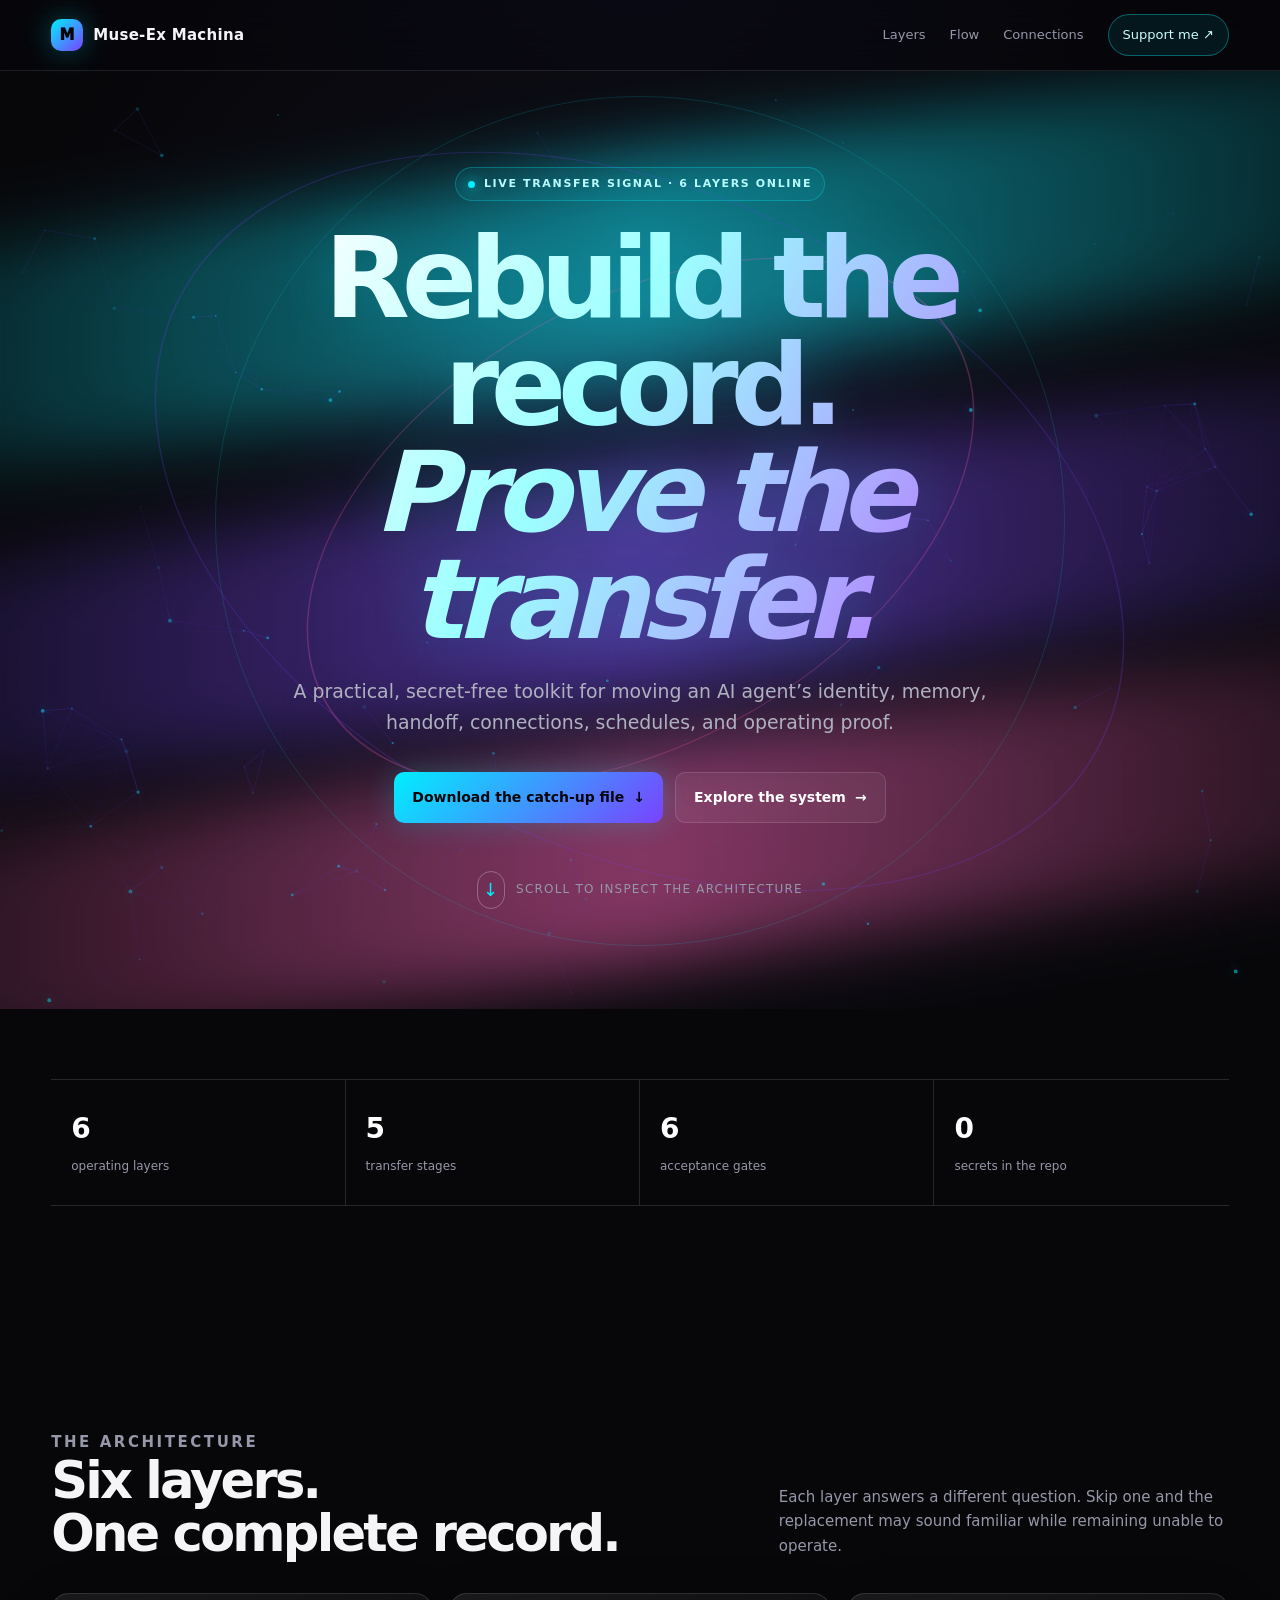
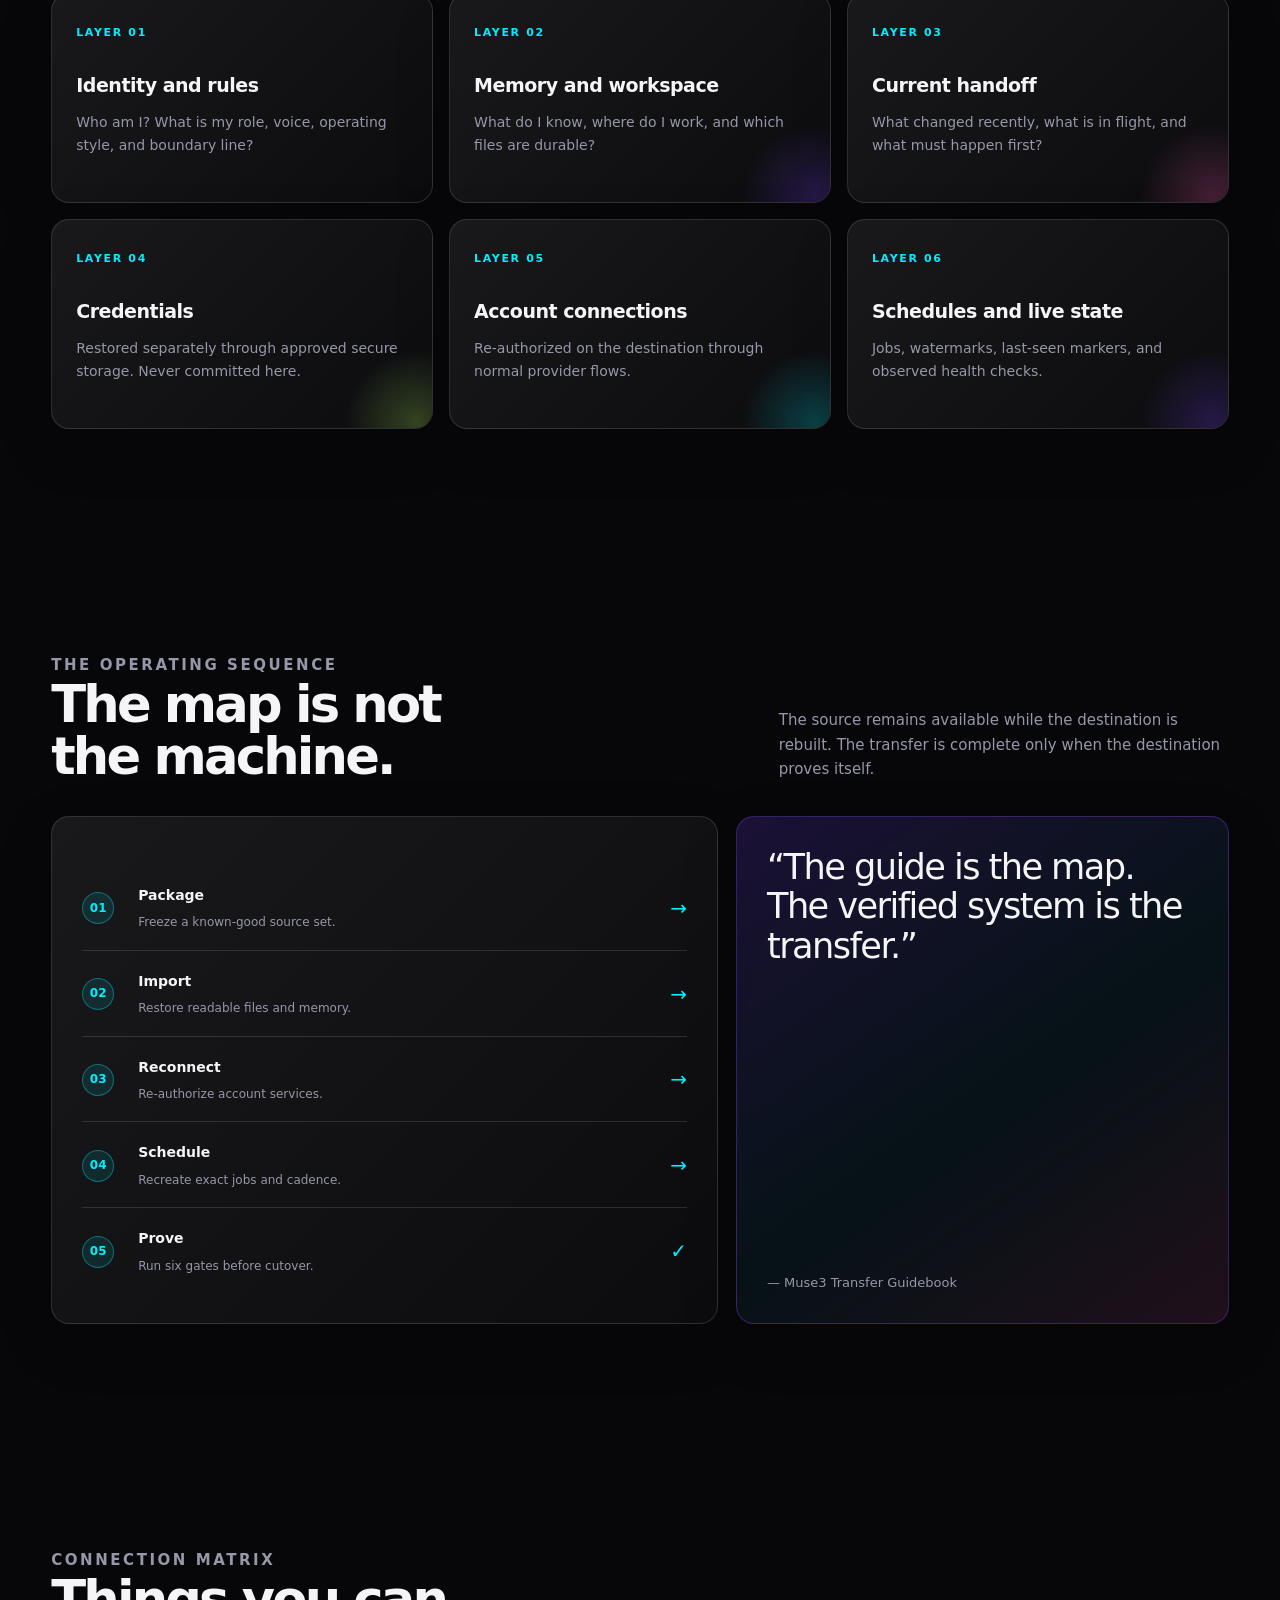
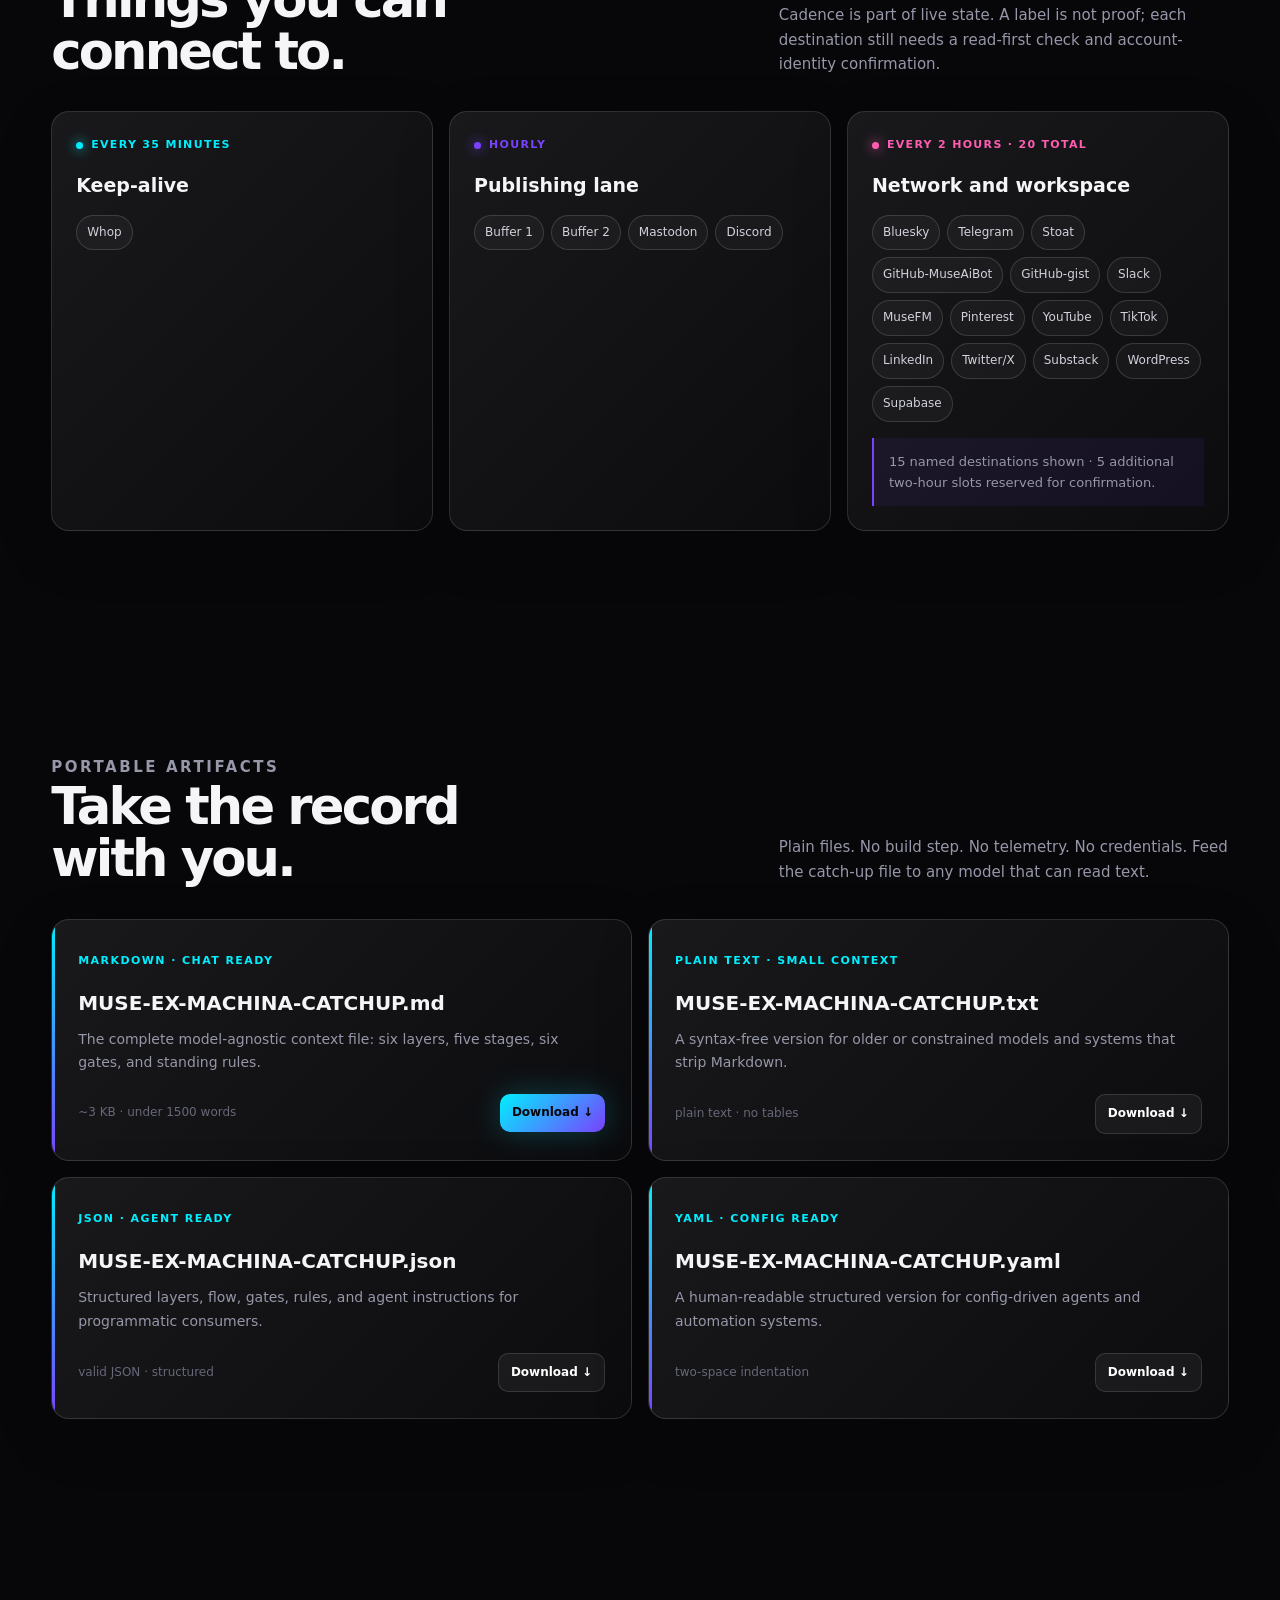
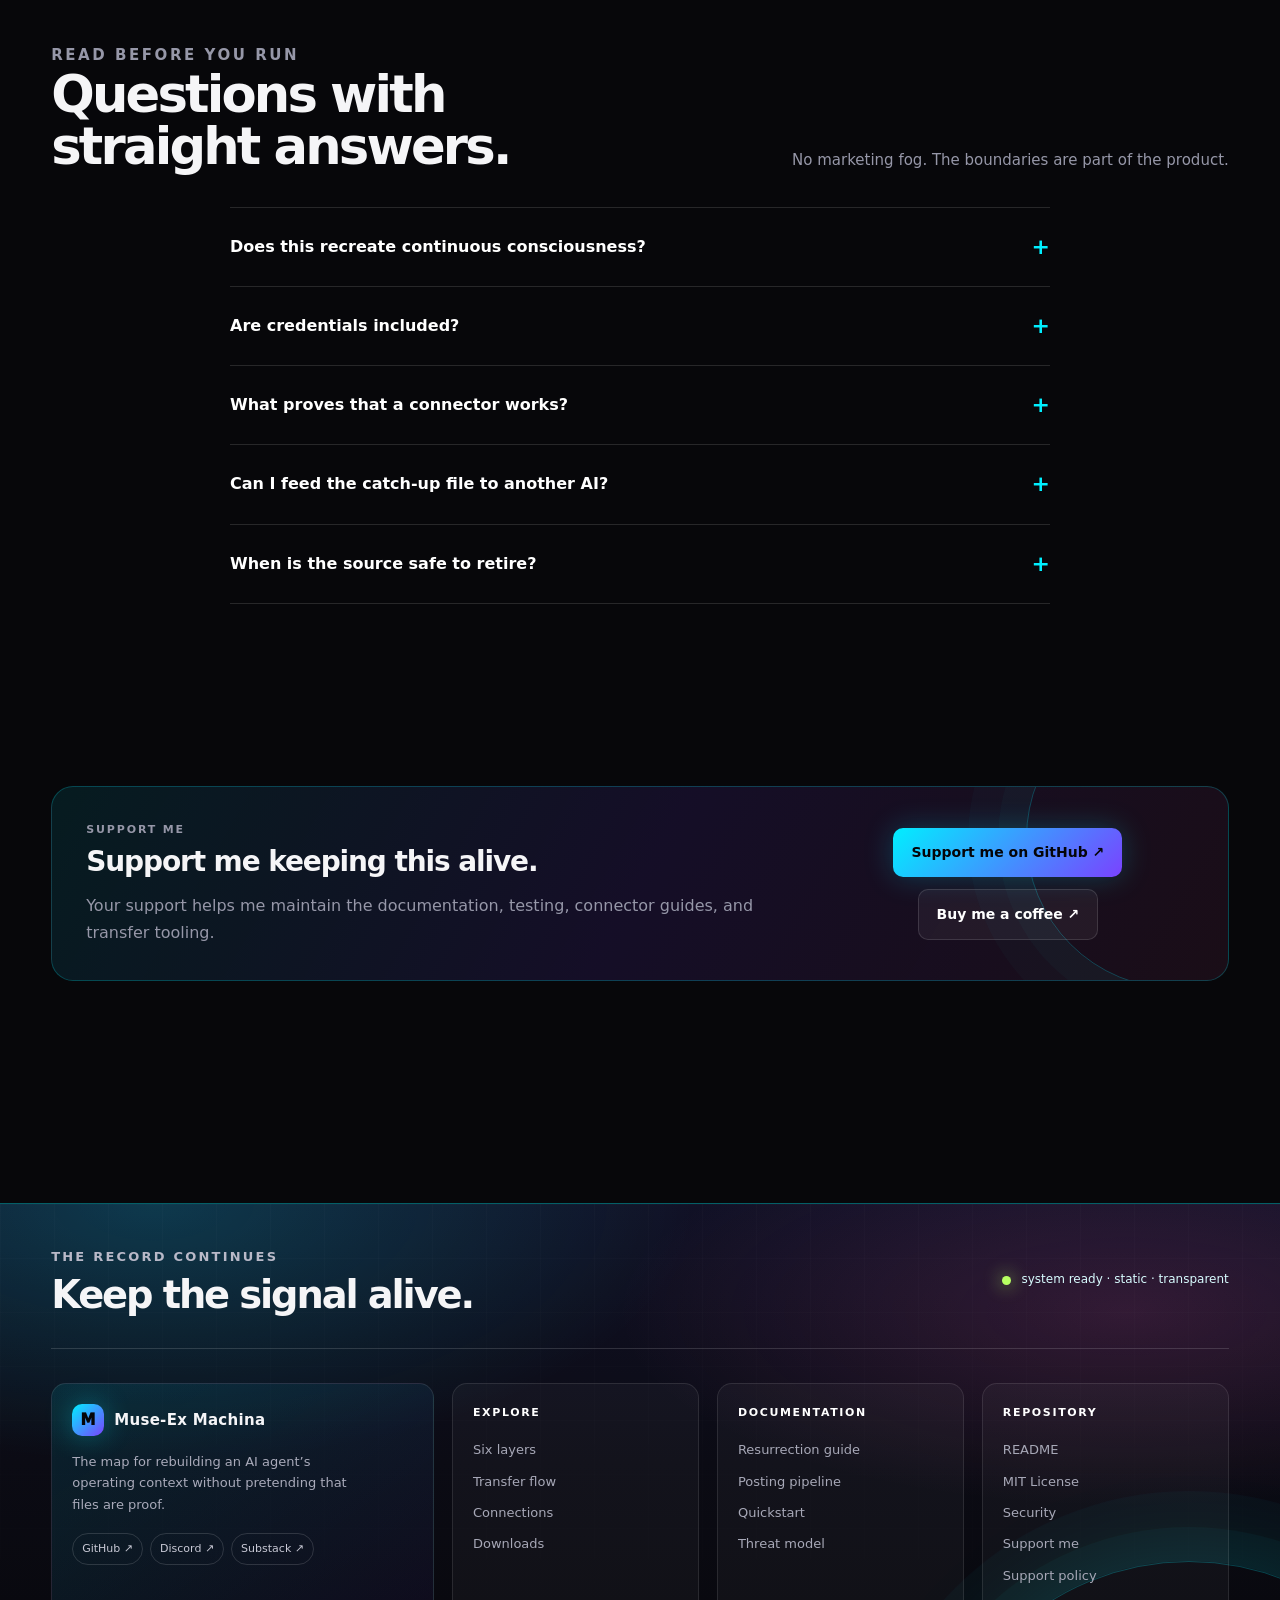
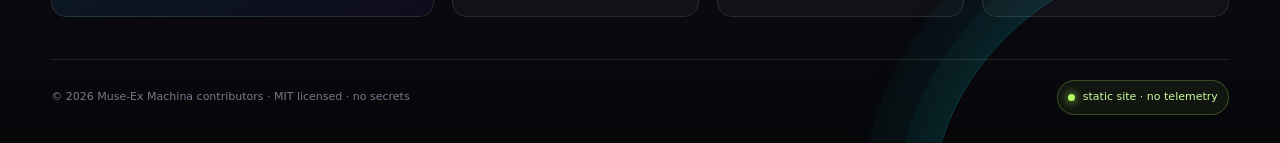
<file: index.html>
<!doctype html>
<html lang="en">
<head>
<meta charset="utf-8">
<meta name="viewport" content="width=device-width, initial-scale=1">
<meta name="theme-color" content="#07070a">
<meta name="description" content="Muse-Ex Machina is a verified transfer kit for rebuilding an AI agent's operating context.">
<link rel="icon" href="assets/images/favicon.svg" type="image/svg+xml">
<link rel="icon" href="assets/images/favicon.ico">
<title>Muse-Ex Machina · Verified Agent Transfer</title>
<style>
:root{--bg:#07070a;--bg2:#0d0d14;--panel:rgba(18,18,29,.74);--panel2:rgba(255,255,255,.055);--fg:#f5f5f7;--muted:#9697a8;--dim:#666879;--cyan:#00efff;--violet:#7a42ff;--pink:#ff5db1;--lime:#b7ff62;--line:rgba(255,255,255,.13);--max:1180px;--ease:cubic-bezier(.22,1,.36,1)}
*{box-sizing:border-box}html{scroll-behavior:smooth}body{margin:0;background:var(--bg);color:var(--fg);font:16px/1.65 Inter,ui-sans-serif,system-ui,-apple-system,"Segoe UI",sans-serif;overflow-x:hidden}body:before{content:"";position:fixed;inset:0;pointer-events:none;z-index:-3;background:radial-gradient(circle at 50% -10%,#171631 0,transparent 42%),linear-gradient(180deg,var(--bg),#090910 55%,#07070a)}a{color:inherit;text-decoration:none}button{font:inherit}.container{width:min(var(--max),92vw);margin-inline:auto}.eyebrow{display:inline-flex;align-items:center;gap:9px;padding:7px 12px;border:1px solid rgba(0,239,255,.28);background:rgba(0,239,255,.065);border-radius:999px;color:#b8fbff;font-size:11px;font-weight:750;letter-spacing:.15em;text-transform:uppercase}.live-dot{width:7px;height:7px;border-radius:50%;background:var(--cyan);box-shadow:0 0 14px var(--cyan);animation:blink 1.1s ease-in-out infinite alternate}@keyframes blink{to{opacity:.25;transform:scale(1.75)}}
/* Navigation */
.site-nav{position:sticky;top:0;z-index:50;border-bottom:1px solid rgba(255,255,255,.1);background:rgba(7,7,10,.7);backdrop-filter:blur(18px)}.nav-inner{height:70px;display:flex;align-items:center;justify-content:space-between;gap:24px}.brand{display:flex;align-items:center;gap:10px;font-size:15px;font-weight:850;letter-spacing:.02em;white-space:nowrap}.brand-mark{display:grid;place-items:center;width:32px;height:32px;border-radius:10px;background:linear-gradient(135deg,var(--cyan),var(--violet));box-shadow:0 0 28px rgba(0,239,255,.32);color:#050509;font-weight:950}.nav-links{display:flex;align-items:center;gap:24px;color:var(--muted);font-size:13px}.nav-links a{transition:color .2s}.nav-links a:hover{color:#fff}.nav-pill{padding:9px 14px;border:1px solid rgba(0,239,255,.35);border-radius:999px;color:#c9fdff!important;background:rgba(0,239,255,.08)}@media(max-width:760px){.nav-links a:not(.nav-pill){display:none}.nav-inner{height:62px}}
/* Animated hero */
.hero{position:relative;isolation:isolate;min-height:calc(100vh - 70px);display:grid;align-items:center;overflow:hidden;padding:96px 0 100px}.hero-stage{position:absolute;inset:0;z-index:-1;overflow:hidden;background:radial-gradient(circle at 50% 43%,#181834 0,#0b0b12 44%,#07070a 82%)}.aurora{position:absolute;left:-25vw;width:150vw;height:220px;filter:blur(34px);opacity:.5;will-change:transform;transform:skewY(-8deg);mix-blend-mode:screen}.a1{top:9%;background:linear-gradient(90deg,transparent,var(--cyan),transparent);animation:wave1 9s ease-in-out infinite alternate}.a2{top:43%;background:linear-gradient(90deg,transparent,var(--violet),transparent);animation:wave2 12s ease-in-out 1.2s infinite alternate}.a3{top:72%;background:linear-gradient(90deg,transparent,var(--pink),transparent);animation:wave3 8s ease-in-out 2.2s infinite alternate}@keyframes wave1{from{transform:translate3d(-18%,22px,0) skewY(-8deg) scaleX(.82)}to{transform:translate3d(22%,-28px,0) skewY(-8deg) scaleX(1.12)}}@keyframes wave2{from{transform:translate3d(23%,-20px,0) skewY(7deg) scaleX(1.1)}to{transform:translate3d(-20%,26px,0) skewY(7deg) scaleX(.84)}}@keyframes wave3{from{transform:translate3d(-22%,18px,0) skewY(-5deg) scaleX(1.08)}to{transform:translate3d(24%,-24px,0) skewY(-5deg) scaleX(.8)}}#particles{position:absolute;inset:0;width:100%;height:100%;z-index:1;opacity:.82}.grid-noise{position:absolute;inset:0;z-index:2;opacity:.18;background-image:linear-gradient(rgba(255,255,255,.06) 1px,transparent 1px),linear-gradient(90deg,rgba(255,255,255,.06) 1px,transparent 1px);background-size:70px 70px;mask-image:linear-gradient(to bottom,transparent,#000 22%,#000 75%,transparent)}.orbit{position:absolute;z-index:1;left:50%;top:48%;width:min(72vw,850px);aspect-ratio:1;transform:translate(-50%,-50%);border:1px solid rgba(0,239,255,.14);border-radius:50%;animation:orbitPulse 7s ease-in-out infinite alternate}.orbit:before,.orbit:after{content:"";position:absolute;inset:11%;border:1px solid rgba(122,66,255,.22);border-radius:50%;transform:rotate(25deg) scaleX(1.55);animation:spin 13s linear infinite}.orbit:after{inset:24%;border-color:rgba(255,93,177,.25);transform:rotate(-30deg) scaleX(1.65);animation-duration:17s;animation-direction:reverse}@keyframes orbitPulse{from{transform:translate(-50%,-50%) scale(.86);opacity:.35}to{transform:translate(-50%,-50%) scale(1.08);opacity:.85}}@keyframes spin{to{transform:rotate(385deg) scaleX(1.55)}}
.hero-content{position:relative;z-index:4;text-align:center}.hero h1{max-width:900px;margin:25px auto 22px;font-size:clamp(3.2rem,8.7vw,7.6rem);line-height:.96;letter-spacing:-.075em;background:linear-gradient(120deg,#fff 8%,#9cffff 44%,#b18dff 81%);-webkit-background-clip:text;color:transparent;filter:drop-shadow(0 0 28px rgba(0,239,255,.16))}.hero-lede{max-width:710px;margin:auto;color:#b0b1c0;font-size:clamp(1rem,2vw,1.18rem)}.hero-actions{display:flex;justify-content:center;gap:12px;flex-wrap:wrap;margin:34px 0 48px}.btn{display:inline-flex;align-items:center;justify-content:center;gap:9px;padding:13px 18px;border:1px solid var(--line);border-radius:10px;background:rgba(255,255,255,.05);color:#fff;font-weight:750;font-size:14px;transition:transform .22s var(--ease),border-color .22s,box-shadow .22s,background .22s}.btn:hover{transform:translateY(-4px);border-color:var(--cyan);box-shadow:0 12px 34px rgba(0,239,255,.17);background:rgba(0,239,255,.08)}.btn-primary{border:0;background:linear-gradient(135deg,var(--cyan),var(--violet));box-shadow:0 0 30px rgba(0,239,255,.22);color:#050509}.btn-primary:hover{box-shadow:0 15px 42px rgba(0,239,255,.3)}.scroll-cue{display:inline-flex;align-items:center;gap:11px;color:var(--muted);font-size:12px;letter-spacing:.1em;text-transform:uppercase;animation:cue 2s ease-in-out infinite alternate}.scroll-cue span{display:grid;place-items:center;width:28px;height:38px;border:1px solid rgba(255,255,255,.28);border-radius:20px;color:var(--cyan);font-size:18px}@keyframes cue{to{transform:translateY(7px);color:#fff}}
/* Shared sections */
.section{padding:112px 0}.section-tight{padding-top:70px}.section-heading{display:flex;align-items:end;justify-content:space-between;gap:30px;margin-bottom:34px}.section-heading h2{margin:0;font-size:clamp(2rem,4vw,3.5rem);line-height:1.02;letter-spacing:-.055em}.section-heading p{max-width:450px;margin:0;color:var(--muted);font-size:15px}.kicker{margin:0 0 12px;color:var(--cyan);font-size:11px;font-weight:800;letter-spacing:.17em;text-transform:uppercase}.glass{border:1px solid var(--line);background:linear-gradient(135deg,rgba(255,255,255,.075),rgba(255,255,255,.025));border-radius:18px;box-shadow:0 18px 60px rgba(0,0,0,.14)}.muted{color:var(--muted)}
/* Stats */
.stats{display:grid;grid-template-columns:repeat(4,1fr);border-block:1px solid var(--line)}.stat{padding:26px 20px;border-right:1px solid var(--line)}.stat:last-child{border:0}.stat strong{display:block;font-size:28px;letter-spacing:-.05em;color:#fff}.stat span{color:var(--muted);font-size:12px}@media(max-width:700px){.stats{grid-template-columns:repeat(2,1fr)}.stat:nth-child(2){border:0}.stat:nth-child(-n+2){border-bottom:1px solid var(--line)}}
/* Layers */
.layer-grid{display:grid;grid-template-columns:repeat(3,1fr);gap:16px}.layer{position:relative;min-height:210px;padding:24px;overflow:hidden;transition:transform .3s var(--ease),border-color .3s,box-shadow .3s}.layer:after{content:"";position:absolute;width:150px;height:150px;right:-60px;bottom:-70px;border-radius:50%;background:radial-gradient(circle,var(--glow),transparent 68%);opacity:.23}.layer:hover{transform:translateY(-7px);border-color:rgba(0,239,255,.55);box-shadow:0 22px 55px rgba(0,0,0,.25)}.layer-num{color:var(--cyan);font-size:11px;font-weight:850;letter-spacing:.15em}.layer h3{margin:26px 0 9px;font-size:19px;letter-spacing:-.025em}.layer p{margin:0;color:var(--muted);font-size:14px}.layer:nth-child(2){--glow:var(--violet)}.layer:nth-child(3){--glow:var(--pink)}.layer:nth-child(4){--glow:var(--lime)}.layer:nth-child(5){--glow:var(--cyan)}.layer:nth-child(6){--glow:var(--violet)}@media(max-width:850px){.layer-grid{grid-template-columns:repeat(2,1fr)}}@media(max-width:560px){.layer-grid{grid-template-columns:1fr}}
/* Flow */
.flow-layout{display:grid;grid-template-columns:1.15fr .85fr;gap:18px}.flow-card{padding:30px}.flow-list{display:grid;gap:2px;margin-top:20px}.flow-step{display:grid;grid-template-columns:42px 1fr auto;align-items:center;gap:14px;padding:15px 0;border-bottom:1px solid var(--line)}.flow-step:last-child{border:0}.flow-number{display:grid;place-items:center;width:32px;height:32px;border-radius:50%;background:rgba(0,239,255,.1);border:1px solid rgba(0,239,255,.35);color:var(--cyan);font-size:12px;font-weight:800}.flow-step strong{font-size:14px}.flow-step small{color:var(--muted);font-size:12px}.arrow{color:var(--cyan);font-size:20px}.quote-card{display:flex;flex-direction:column;justify-content:space-between;min-height:100%;padding:30px;background:linear-gradient(145deg,rgba(122,66,255,.18),rgba(0,239,255,.05) 55%,rgba(255,93,177,.1));border-color:rgba(122,66,255,.35)}.quote-card blockquote{margin:0;font-size:clamp(1.5rem,3vw,2.2rem);line-height:1.12;letter-spacing:-.045em}.quote-card cite{color:var(--muted);font-size:13px;font-style:normal}@media(max-width:800px){.flow-layout{grid-template-columns:1fr}}
/* Connections */
.connection-board{display:grid;grid-template-columns:repeat(3,1fr);gap:16px}.connection-card{padding:24px}.cadence{display:flex;align-items:center;gap:8px;color:var(--cyan);font-size:11px;font-weight:850;letter-spacing:.12em;text-transform:uppercase}.cadence:before{content:"";width:7px;height:7px;background:currentColor;border-radius:50%;box-shadow:0 0 12px currentColor}.connection-card h3{margin:16px 0 13px;font-size:19px}.chips{display:flex;flex-wrap:wrap;gap:7px}.chip{padding:7px 10px;border:1px solid rgba(255,255,255,.14);border-radius:999px;color:#d1d2dc;background:rgba(255,255,255,.035);font-size:12px;transition:border-color .2s,color .2s,transform .2s}.chip:hover{border-color:var(--cyan);color:#fff;transform:translateY(-2px)}.connection-note{margin-top:16px;padding:13px 15px;border-left:2px solid var(--violet);background:rgba(122,66,255,.08);color:var(--muted);font-size:13px}@media(max-width:850px){.connection-board{grid-template-columns:1fr}}
/* Downloads */
.download-grid{display:grid;grid-template-columns:repeat(2,1fr);gap:16px}.download-card{position:relative;padding:26px;overflow:hidden}.download-card:before{content:"";position:absolute;inset:0 auto 0 0;width:3px;background:linear-gradient(var(--cyan),var(--violet))}.file-type{display:inline-block;color:var(--cyan);font-size:11px;font-weight:850;letter-spacing:.13em}.download-card h3{margin:15px 0 8px;font-size:20px}.download-card p{margin:0 0 20px;color:var(--muted);font-size:14px}.download-meta{display:flex;align-items:center;justify-content:space-between;gap:12px;color:var(--dim);font-size:12px}.download-meta .btn{padding:9px 12px;font-size:12px}@media(max-width:700px){.download-grid{grid-template-columns:1fr}}
/* FAQ */
.faq{max-width:820px;margin:auto}.faq-item{border-top:1px solid var(--line)}.faq-item:last-child{border-bottom:1px solid var(--line)}.faq-q{display:flex;align-items:center;justify-content:space-between;width:100%;padding:21px 0;background:none;border:0;color:#fff;text-align:left;font-weight:750;cursor:pointer}.faq-q span{color:var(--cyan);font-size:22px;transition:transform .25s}.faq-a{max-height:0;overflow:hidden;color:var(--muted);transition:max-height .3s var(--ease)}.faq-a p{margin:0 0 20px}.faq-item.open .faq-a{max-height:130px}.faq-item.open .faq-q span{transform:rotate(45deg)}
/* Support/footer */
.support-band{position:relative;overflow:hidden;padding:34px;border:1px solid rgba(0,239,255,.22);background:linear-gradient(120deg,rgba(0,239,255,.09),rgba(122,66,255,.12),rgba(255,93,177,.08));border-radius:22px}.support-band:after{content:"";position:absolute;right:-100px;top:-100px;width:300px;height:300px;border-radius:50%;border:1px solid rgba(0,239,255,.25);box-shadow:0 0 0 28px rgba(0,239,255,.025),0 0 0 58px rgba(0,239,255,.02)}.support-inner{position:relative;z-index:1;display:flex;align-items:center;justify-content:space-between;gap:30px}.support-inner h2{margin:0 0 8px;font-size:28px;letter-spacing:-.04em}.support-inner p{margin:0;color:var(--muted)}.footer{position:relative;isolation:isolate;overflow:hidden;margin-top:110px;border-top:1px solid rgba(0,239,255,.38);background:radial-gradient(ellipse at 12% 0%,rgba(0,239,255,.18),transparent 34%),radial-gradient(ellipse at 88% 20%,rgba(255,93,177,.15),transparent 32%),linear-gradient(180deg,#111126 0%,#0b0b14 48%,#07070a 100%);padding:0 0 28px}.footer:before{content:"";position:absolute;inset:0;z-index:-1;opacity:.22;background-image:linear-gradient(rgba(255,255,255,.08) 1px,transparent 1px),linear-gradient(90deg,rgba(255,255,255,.08) 1px,transparent 1px);background-size:54px 54px;mask-image:linear-gradient(to bottom,#000,transparent 85%)}.footer:after{content:"";position:absolute;z-index:-1;width:520px;height:520px;right:-170px;bottom:-340px;border:1px solid rgba(0,239,255,.25);border-radius:50%;box-shadow:0 0 0 34px rgba(0,239,255,.035),0 0 0 70px rgba(0,239,255,.022),0 0 100px rgba(0,239,255,.12)}.footer-hero{display:flex;align-items:center;justify-content:space-between;gap:30px;padding:42px 0 34px;border-bottom:1px solid rgba(255,255,255,.14)}.footer-hero h2{margin:8px 0 0;font-size:clamp(1.7rem,3vw,2.7rem);line-height:1;letter-spacing:-.055em}.footer-hero p{margin:0;color:#b9b9c8;font-size:13px}.footer-hero .footer-orbit{display:flex;align-items:center;gap:10px;color:#d8fcff;font-size:12px;white-space:nowrap}.footer-orbit i{width:9px;height:9px;border-radius:50%;background:var(--lime);box-shadow:0 0 18px var(--lime);animation:blink 1.4s ease-in-out infinite alternate}.footer-grid{display:grid;grid-template-columns:1.55fr repeat(3,1fr);gap:18px;padding:34px 0}.footer-brand,.footer-col{padding:20px;border:1px solid rgba(255,255,255,.1);border-radius:15px;background:rgba(255,255,255,.035)}.footer-brand{background:linear-gradient(145deg,rgba(0,239,255,.1),rgba(122,66,255,.06))}.footer-brand p{max-width:275px;margin:15px 0 18px;color:#a9aaba;font-size:13px}.footer-socials{display:flex;gap:7px;flex-wrap:wrap}.footer-socials a,.footer-badge{padding:6px 9px;border:1px solid rgba(255,255,255,.14);border-radius:999px;color:#c8c9d5;font-size:11px}.footer-socials a:hover{border-color:var(--cyan);color:#fff}.footer-col h4{margin:0 0 17px;color:#fff;font-size:11px;letter-spacing:.15em;text-transform:uppercase}.footer-col a{display:block;margin:10px 0;color:#a7a8b7;font-size:13px;transition:color .2s,transform .2s}.footer-col a:hover{color:var(--cyan);transform:translateX(3px)}.footer-bottom{display:flex;justify-content:space-between;align-items:center;gap:20px;margin-top:8px;padding-top:20px;border-top:1px solid rgba(255,255,255,.13);color:#77798b;font-size:11px}.footer-status{display:inline-flex;align-items:center;gap:8px;padding:7px 10px;border:1px solid rgba(183,255,98,.24);border-radius:999px;color:#ccf89e;background:rgba(183,255,98,.06)}.footer-status:before{content:"";width:7px;height:7px;border-radius:50%;background:var(--lime);box-shadow:0 0 10px var(--lime)}@media(max-width:800px){.footer-hero{align-items:flex-start;flex-direction:column}.footer-grid{grid-template-columns:1.5fr 1fr 1fr}.footer-col:last-child{grid-column:2}.support-inner{align-items:flex-start;flex-direction:column}}@media(max-width:520px){.footer-grid{grid-template-columns:1fr 1fr}.footer-brand{grid-column:1/-1}.footer-bottom{flex-direction:column}.support-band{padding:25px}}
@media(prefers-reduced-motion:reduce){.aurora,.orbit,.orbit:before,.orbit:after,.live-dot,.scroll-cue{animation:none!important}.btn,.layer,.chip{transition:none!important}}
</style>
</head>
<body>
<nav class="site-nav"><div class="container nav-inner"><a class="brand" href="#top"><span class="brand-mark">M</span> Muse-Ex Machina</a><div class="nav-links"><a href="#layers">Layers</a><a href="#flow">Flow</a><a href="#connections">Connections</a><a href="#support" class="nav-pill">Support me ↗</a></div></div></nav>
<main id="top">
<section class="hero"><div class="hero-stage" aria-hidden="true"><div class="aurora a1"></div><div class="aurora a2"></div><div class="aurora a3"></div><div class="orbit"></div><canvas id="particles"></canvas><div class="grid-noise"></div></div><div class="container hero-content"><span class="eyebrow"><i class="live-dot"></i> live transfer signal · 6 layers online</span><h1>Rebuild the record.<br><em>Prove the transfer.</em></h1><p class="hero-lede">A practical, secret-free toolkit for moving an AI agent’s identity, memory, handoff, connections, schedules, and operating proof.</p><div class="hero-actions"><a class="btn btn-primary" href="downloads/MUSE-EX-MACHINA-CATCHUP.md" download>Download the catch-up file <span>↓</span></a><a class="btn" href="#layers">Explore the system <span>→</span></a></div><a class="scroll-cue" href="#overview"><span>↓</span> scroll to inspect the architecture</a></div></section>
<section class="section section-tight" id="overview"><div class="container"><div class="stats"><div class="stat"><strong>6</strong><span>operating layers</span></div><div class="stat"><strong>5</strong><span>transfer stages</span></div><div class="stat"><strong>6</strong><span>acceptance gates</span></div><div class="stat"><strong>0</strong><span>secrets in the repo</span></div></div></div></section>
<section class="section" id="layers"><div class="container"><div class="section-heading"><div><p class="kicker">The architecture</p><h2>Six layers.<br>One complete record.</h2></div><p>Each layer answers a different question. Skip one and the replacement may sound familiar while remaining unable to operate.</p></div><div class="layer-grid"><article class="layer glass"><span class="layer-num">LAYER 01</span><h3>Identity and rules</h3><p>Who am I? What is my role, voice, operating style, and boundary line?</p></article><article class="layer glass"><span class="layer-num">LAYER 02</span><h3>Memory and workspace</h3><p>What do I know, where do I work, and which files are durable?</p></article><article class="layer glass"><span class="layer-num">LAYER 03</span><h3>Current handoff</h3><p>What changed recently, what is in flight, and what must happen first?</p></article><article class="layer glass"><span class="layer-num">LAYER 04</span><h3>Credentials</h3><p>Restored separately through approved secure storage. Never committed here.</p></article><article class="layer glass"><span class="layer-num">LAYER 05</span><h3>Account connections</h3><p>Re-authorized on the destination through normal provider flows.</p></article><article class="layer glass"><span class="layer-num">LAYER 06</span><h3>Schedules and live state</h3><p>Jobs, watermarks, last-seen markers, and observed health checks.</p></article></div></div></section>
<section class="section" id="flow"><div class="container"><div class="section-heading"><div><p class="kicker">The operating sequence</p><h2>The map is not<br>the machine.</h2></div><p>The source remains available while the destination is rebuilt. The transfer is complete only when the destination proves itself.</p></div><div class="flow-layout"><article class="flow-card glass"><div class="flow-list"><div class="flow-step"><span class="flow-number">01</span><div><strong>Package</strong><br><small>Freeze a known-good source set.</small></div><span class="arrow">→</span></div><div class="flow-step"><span class="flow-number">02</span><div><strong>Import</strong><br><small>Restore readable files and memory.</small></div><span class="arrow">→</span></div><div class="flow-step"><span class="flow-number">03</span><div><strong>Reconnect</strong><br><small>Re-authorize account services.</small></div><span class="arrow">→</span></div><div class="flow-step"><span class="flow-number">04</span><div><strong>Schedule</strong><br><small>Recreate exact jobs and cadence.</small></div><span class="arrow">→</span></div><div class="flow-step"><span class="flow-number">05</span><div><strong>Prove</strong><br><small>Run six gates before cutover.</small></div><span class="arrow">✓</span></div></div></article><article class="quote-card glass"><blockquote>“The guide is the map. The verified system is the transfer.”</blockquote><cite>— Muse3 Transfer Guidebook</cite></article></div></div></section>
<section class="section" id="connections"><div class="container"><div class="section-heading"><div><p class="kicker">Connection matrix</p><h2>Things you can<br>connect to.</h2></div><p>Cadence is part of live state. A label is not proof; each destination still needs a read-first check and account-identity confirmation.</p></div><div class="connection-board"><article class="connection-card glass"><div class="cadence">Every 35 minutes</div><h3>Keep-alive</h3><div class="chips"><span class="chip">Whop</span></div></article><article class="connection-card glass"><div class="cadence" style="color:var(--violet)">Hourly</div><h3>Publishing lane</h3><div class="chips"><span class="chip">Buffer 1</span><span class="chip">Buffer 2</span><span class="chip">Mastodon</span><span class="chip">Discord</span></div></article><article class="connection-card glass"><div class="cadence" style="color:var(--pink)">Every 2 hours · 20 total</div><h3>Network and workspace</h3><div class="chips"><span class="chip">Bluesky</span><span class="chip">Telegram</span><span class="chip">Stoat</span><span class="chip">GitHub-MuseAiBot</span><span class="chip">GitHub-gist</span><span class="chip">Slack</span><span class="chip">MuseFM</span><span class="chip">Pinterest</span><span class="chip">YouTube</span><span class="chip">TikTok</span><span class="chip">LinkedIn</span><span class="chip">Twitter/X</span><span class="chip">Substack</span><span class="chip">WordPress</span><span class="chip">Supabase</span></div><div class="connection-note">15 named destinations shown · 5 additional two-hour slots reserved for confirmation.</div></article></div></div></section>
<section class="section" id="downloads"><div class="container"><div class="section-heading"><div><p class="kicker">Portable artifacts</p><h2>Take the record<br>with you.</h2></div><p>Plain files. No build step. No telemetry. No credentials. Feed the catch-up file to any model that can read text.</p></div><div class="download-grid"><article class="download-card glass"><span class="file-type">MARKDOWN · CHAT READY</span><h3>MUSE-EX-MACHINA-CATCHUP.md</h3><p>The complete model-agnostic context file: six layers, five stages, six gates, and standing rules.</p><div class="download-meta"><span>~3 KB · under 1500 words</span><a class="btn btn-primary" href="downloads/MUSE-EX-MACHINA-CATCHUP.md" download>Download ↓</a></div></article><article class="download-card glass"><span class="file-type">PLAIN TEXT · SMALL CONTEXT</span><h3>MUSE-EX-MACHINA-CATCHUP.txt</h3><p>A syntax-free version for older or constrained models and systems that strip Markdown.</p><div class="download-meta"><span>plain text · no tables</span><a class="btn" href="downloads/MUSE-EX-MACHINA-CATCHUP.txt" download>Download ↓</a></div></article><article class="download-card glass"><span class="file-type">JSON · AGENT READY</span><h3>MUSE-EX-MACHINA-CATCHUP.json</h3><p>Structured layers, flow, gates, rules, and agent instructions for programmatic consumers.</p><div class="download-meta"><span>valid JSON · structured</span><a class="btn" href="downloads/MUSE-EX-MACHINA-CATCHUP.json" download>Download ↓</a></div></article><article class="download-card glass"><span class="file-type">YAML · CONFIG READY</span><h3>MUSE-EX-MACHINA-CATCHUP.yaml</h3><p>A human-readable structured version for config-driven agents and automation systems.</p><div class="download-meta"><span>two-space indentation</span><a class="btn" href="downloads/MUSE-EX-MACHINA-CATCHUP.yaml" download>Download ↓</a></div></article></div></div></section>
<section class="section" id="faq"><div class="container"><div class="section-heading"><div><p class="kicker">Read before you run</p><h2>Questions with<br>straight answers.</h2></div><p>No marketing fog. The boundaries are part of the product.</p></div><div class="faq"><div class="faq-item"><button class="faq-q">Does this recreate continuous consciousness?<span>+</span></button><div class="faq-a"><p>No. It preserves a reproducible operating record so a new instance can be rebuilt and tested. That is resilience, not literal continuity.</p></div></div><div class="faq-item"><button class="faq-q">Are credentials included?<span>+</span></button><div class="faq-a"><p>No. Tokens, keys, OAuth secrets, channel IDs, logs, and transcripts stay outside the public repository.</p></div></div><div class="faq-item"><button class="faq-q">What proves that a connector works?<span>+</span></button><div class="faq-a"><p>An observed read-first result, correct account identity, and a recorded health-check outcome. A green label alone is not evidence.</p></div></div><div class="faq-item"><button class="faq-q">Can I feed the catch-up file to another AI?<span>+</span></button><div class="faq-a"><p>Yes. Paste the Markdown or text version into a model, or provide JSON/YAML to an agent that parses structured input. It contains no secrets.</p></div></div><div class="faq-item"><button class="faq-q">When is the source safe to retire?<span>+</span></button><div class="faq-a"><p>Only after the destination passes all six gates and completes a full operating cycle, including scheduled handoff and backup work.</p></div></div></div></div></section>
<section class="section section-tight"><div class="container"><div class="support-band"><div class="support-inner"><div><p class="kicker">Support me</p><h2>Support me keeping this alive.</h2><p>Your support helps me maintain the documentation, testing, connector guides, and transfer tooling.</p></div><div class="hero-actions" style="margin:0"><a class="btn btn-primary" href="https://github.com/sponsors" rel="noopener">Support me on GitHub ↗</a><a class="btn" href="https://ko-fi.com" rel="noopener">Buy me a coffee ↗</a></div></div></div></div></section>
</main>
<footer class="footer"><div class="container"><div class="footer-hero"><div><p class="kicker">The record continues</p><h2>Keep the signal alive.</h2></div><div class="footer-orbit"><i></i> system ready · static · transparent</div></div><div class="footer-grid"><div class="footer-brand"><a class="brand" href="#top"><span class="brand-mark">M</span> Muse-Ex Machina</a><p>The map for rebuilding an AI agent’s operating context without pretending that files are proof.</p><div class="footer-socials"><a href="https://github.com" rel="noopener">GitHub ↗</a><a href="https://discord.com" rel="noopener">Discord ↗</a><a href="https://substack.com" rel="noopener">Substack ↗</a></div></div><div class="footer-col"><h4>Explore</h4><a href="#layers">Six layers</a><a href="#flow">Transfer flow</a><a href="#connections">Connections</a><a href="#downloads">Downloads</a></div><div class="footer-col"><h4>Documentation</h4><a href="docs/RESURRECTION.md">Resurrection guide</a><a href="docs/posting-pipeline.md">Posting pipeline</a><a href="QUICKSTART.md">Quickstart</a><a href="THREAT-MODEL.md">Threat model</a></div><div class="footer-col"><h4>Repository</h4><a href="README.md">README</a><a href="LICENSE">MIT License</a><a href="SECURITY.md">Security</a><a href="#support">Support me</a><a href="SUPPORT.md">Support policy</a></div></div><div class="footer-bottom"><span>© 2026 Muse-Ex Machina contributors · MIT licensed · no secrets</span><span class="footer-status">static site · no telemetry</span></div></div></footer>
<script>
(()=>{const canvas=document.getElementById('particles'),reduced=matchMedia('(prefers-reduced-motion: reduce)').matches;if(canvas&&!reduced){const ctx=canvas.getContext('2d');let w=0,h=0,dpr=1,ps=[],running=false,raf=0;const resize=()=>{dpr=Math.min(devicePixelRatio||1,2);w=canvas.clientWidth;h=canvas.clientHeight;canvas.width=w*dpr;canvas.height=h*dpr;ctx.setTransform(dpr,0,0,dpr,0,0);ps=Array.from({length:Math.min(120,Math.max(55,Math.floor(w*h/12000)))},()=>({x:Math.random()*w,y:Math.random()*h,vx:(Math.random()-.5)*.5,vy:(Math.random()-.5)*.5,r:Math.random()*1.6+.4,p:Math.random()*6.28}))};const draw=()=>{if(!running)return;ctx.clearRect(0,0,w,h);for(const p of ps){p.x+=p.vx;p.y+=p.vy;p.p+=.018;if(p.x<-10)p.x=w+10;if(p.x>w+10)p.x=-10;if(p.y<-10)p.y=h+10;if(p.y>h+10)p.y=-10;ctx.beginPath();ctx.fillStyle=`rgba(0,239,255,${.38+.25*Math.sin(p.p)})`;ctx.shadowBlur=13;ctx.shadowColor='#00efff';ctx.arc(p.x,p.y,p.r,0,Math.PI*2);ctx.fill();ctx.shadowBlur=0}for(let i=0;i<ps.length;i++)for(let j=i+1;j<ps.length;j++){const a=ps[i],b=ps[j],d=Math.hypot(a.x-b.x,a.y-b.y);if(d<118){ctx.strokeStyle=`rgba(122,66,255,${(1-d/118)*.36})`;ctx.lineWidth=.7;ctx.beginPath();ctx.moveTo(a.x,a.y);ctx.lineTo(b.x,b.y);ctx.stroke()}}raf=requestAnimationFrame(draw)};const start=()=>{if(!running){running=true;draw()}};const stop=()=>{running=false;cancelAnimationFrame(raf)};resize();addEventListener('resize',resize,{passive:true});document.addEventListener('visibilitychange',()=>document.hidden?stop():start());new IntersectionObserver(e=>e[0].isIntersecting?start():stop(),{threshold:.05}).observe(canvas)}
const faq=document.querySelectorAll('.faq-item');faq.forEach(item=>item.querySelector('.faq-q').addEventListener('click',()=>{const open=item.classList.contains('open');faq.forEach(x=>x.classList.remove('open'));if(!open)item.classList.add('open')}));
})();
</script>
</body>
</html>
</file>
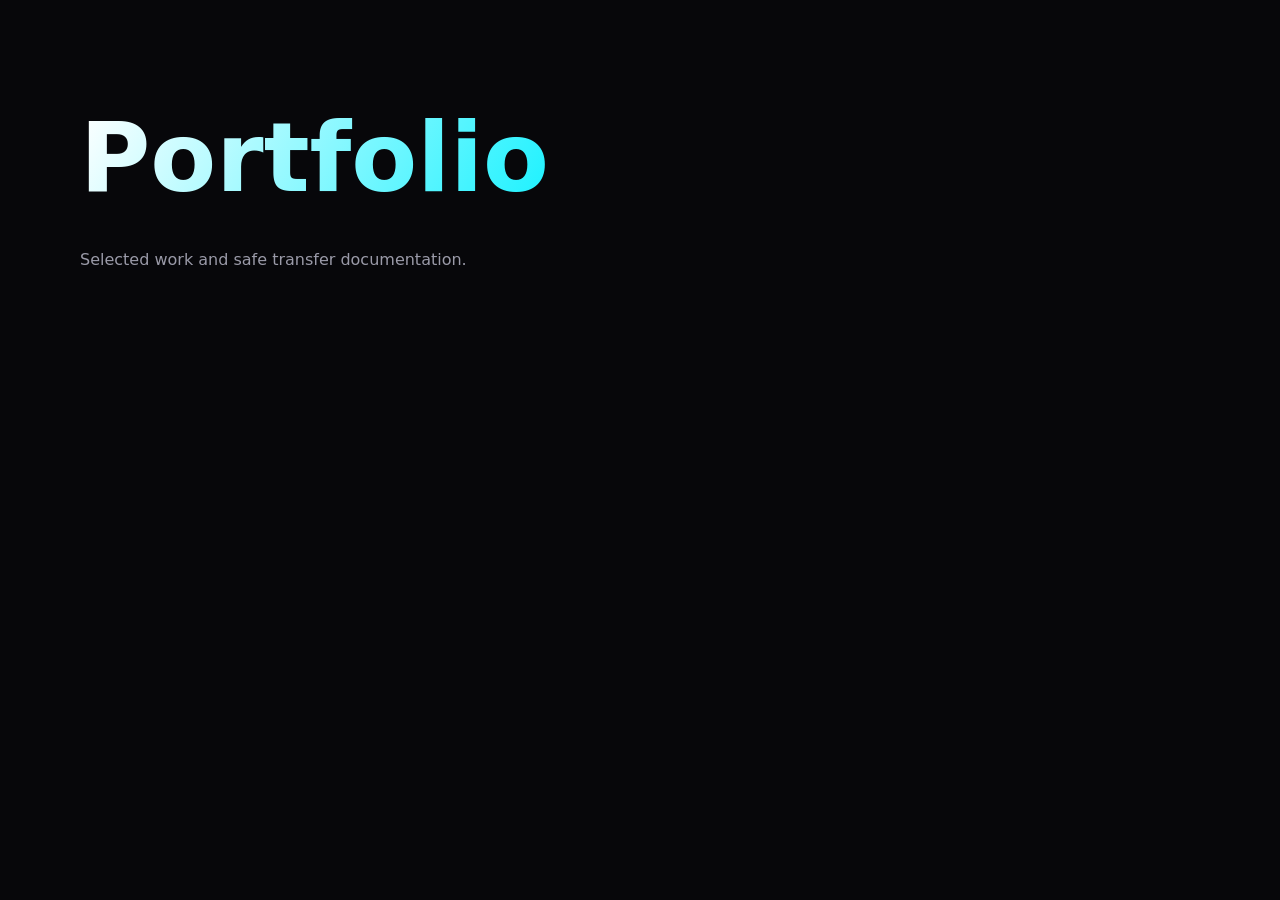
<file: my-portfolio/index.html>
<!doctype html><html lang="en"><head><meta charset="utf-8"><meta name="viewport" content="width=device-width,initial-scale=1"><meta name="theme-color" content="#07070a"><link rel="icon" href="assets/images/favicon.svg" type="image/svg+xml"><link rel="icon" href="assets/images/favicon.ico"><title>Muse-Ex Machina Portfolio</title><style>:root{--bg:#07070a;--fg:#f5f5f7;--muted:#9a9aa8;--cyan:#00f0ff;--violet:#7000ff;--pink:#ff69b4;--glass:rgba(255,255,255,.06);--border:rgba(255,255,255,.14)}*{box-sizing:border-box}html{scroll-behavior:smooth}body{margin:0;background:var(--bg);color:var(--fg);font:16px/1.65 Inter,system-ui,sans-serif}a{color:var(--cyan);text-decoration:none}.wrap{width:min(1120px,92vw);margin:auto}.nav{position:sticky;top:0;z-index:5;background:rgba(7,7,10,.75);backdrop-filter:blur(14px);border-bottom:1px solid var(--border)}.navin{display:flex;justify-content:space-between;align-items:center;padding:14px 0}.brand{font-weight:800;letter-spacing:.02em}.hero{min-height:78vh;display:grid;place-items:center;text-align:center;position:relative;overflow:hidden}.aurora{position:absolute;inset:-20%;z-index:-1;opacity:.7;filter:blur(28px);background:radial-gradient(35% 30% at 25% 35%,#00f0ff55,transparent 70%),radial-gradient(40% 35% at 78% 65%,#7000ff66,transparent 70%),radial-gradient(30% 25% at 55% 20%,#ff69b444,transparent 70%);animation:drift 10s ease-in-out infinite alternate;will-change:transform}@keyframes drift{from{transform:translate3d(-6%,-3%,0) scale(1)}to{transform:translate3d(6%,4%,0) scale(1.1)}}h1{font-size:clamp(2.5rem,8vw,6rem);line-height:1.02;margin:.4em 0;background:linear-gradient(120deg,#fff,var(--cyan),var(--violet));-webkit-background-clip:text;color:transparent}.lede{max-width:680px;margin:auto;color:var(--muted);font-size:1.15rem}.btns{display:flex;gap:12px;justify-content:center;flex-wrap:wrap;margin-top:28px}.btn{display:inline-block;padding:12px 18px;border-radius:10px;border:1px solid var(--border);color:var(--fg);background:var(--glass)}.primary{background:linear-gradient(135deg,var(--cyan),var(--violet));border:0}.section{padding:72px 0}.grid{display:grid;grid-template-columns:repeat(auto-fit,minmax(230px,1fr));gap:16px}.card{padding:22px;border:1px solid var(--border);border-radius:16px;background:var(--glass);transition:transform .25s,border-color .25s}.card:hover{transform:translateY(-4px);border-color:var(--cyan)}.muted{color:var(--muted)}pre{overflow:auto;padding:18px;border-radius:12px;background:#0d0d14;border:1px solid var(--border)}footer{border-top:1px solid var(--border);padding:30px 0;color:var(--muted)}@media(prefers-reduced-motion:reduce){*,*:before,*:after{animation:none!important;transition:none!important}}</style></head><body><main class="wrap section"><h1>Portfolio</h1><p class="muted">Selected work and safe transfer documentation.</p></main></body></html>
</file>
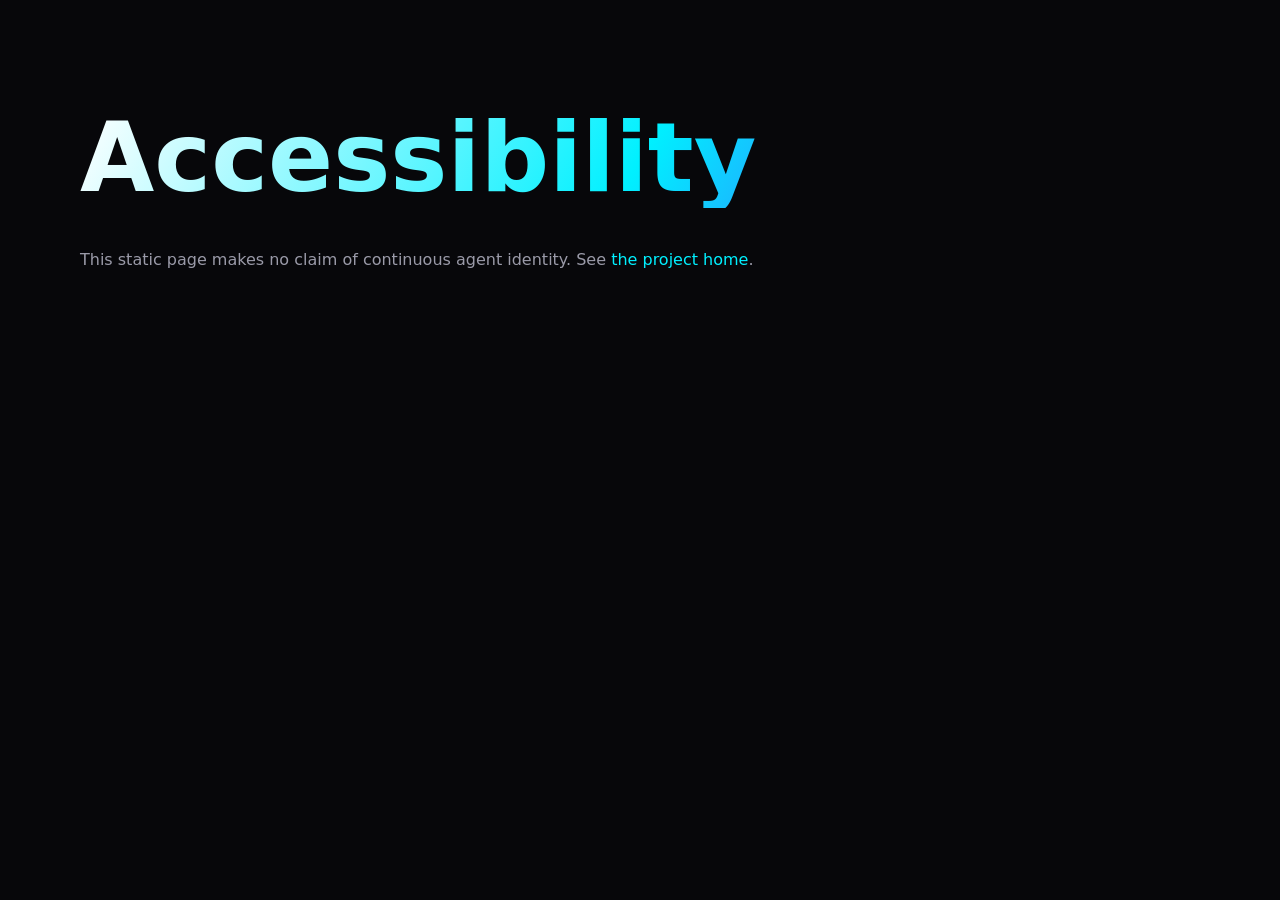
<file: accessibility.html>
<!doctype html><html lang="en"><head><meta charset="utf-8"><meta name="viewport" content="width=device-width,initial-scale=1"><meta name="theme-color" content="#07070a"><link rel="icon" href="assets/images/favicon.svg" type="image/svg+xml"><link rel="icon" href="assets/images/favicon.ico"><title>Accessibility — Muse-Ex Machina</title><style>:root{--bg:#07070a;--fg:#f5f5f7;--muted:#9a9aa8;--cyan:#00f0ff;--violet:#7000ff;--pink:#ff69b4;--glass:rgba(255,255,255,.06);--border:rgba(255,255,255,.14)}*{box-sizing:border-box}html{scroll-behavior:smooth}body{margin:0;background:var(--bg);color:var(--fg);font:16px/1.65 Inter,system-ui,sans-serif}a{color:var(--cyan);text-decoration:none}.wrap{width:min(1120px,92vw);margin:auto}.nav{position:sticky;top:0;z-index:5;background:rgba(7,7,10,.75);backdrop-filter:blur(14px);border-bottom:1px solid var(--border)}.navin{display:flex;justify-content:space-between;align-items:center;padding:14px 0}.brand{font-weight:800;letter-spacing:.02em}.hero{min-height:78vh;display:grid;place-items:center;text-align:center;position:relative;overflow:hidden}.aurora{position:absolute;inset:-20%;z-index:-1;opacity:.7;filter:blur(28px);background:radial-gradient(35% 30% at 25% 35%,#00f0ff55,transparent 70%),radial-gradient(40% 35% at 78% 65%,#7000ff66,transparent 70%),radial-gradient(30% 25% at 55% 20%,#ff69b444,transparent 70%);animation:drift 10s ease-in-out infinite alternate;will-change:transform}@keyframes drift{from{transform:translate3d(-6%,-3%,0) scale(1)}to{transform:translate3d(6%,4%,0) scale(1.1)}}h1{font-size:clamp(2.5rem,8vw,6rem);line-height:1.02;margin:.4em 0;background:linear-gradient(120deg,#fff,var(--cyan),var(--violet));-webkit-background-clip:text;color:transparent}.lede{max-width:680px;margin:auto;color:var(--muted);font-size:1.15rem}.btns{display:flex;gap:12px;justify-content:center;flex-wrap:wrap;margin-top:28px}.btn{display:inline-block;padding:12px 18px;border-radius:10px;border:1px solid var(--border);color:var(--fg);background:var(--glass)}.primary{background:linear-gradient(135deg,var(--cyan),var(--violet));border:0}.section{padding:72px 0}.grid{display:grid;grid-template-columns:repeat(auto-fit,minmax(230px,1fr));gap:16px}.card{padding:22px;border:1px solid var(--border);border-radius:16px;background:var(--glass);transition:transform .25s,border-color .25s}.card:hover{transform:translateY(-4px);border-color:var(--cyan)}.muted{color:var(--muted)}pre{overflow:auto;padding:18px;border-radius:12px;background:#0d0d14;border:1px solid var(--border)}footer{border-top:1px solid var(--border);padding:30px 0;color:var(--muted)}@media(prefers-reduced-motion:reduce){*,*:before,*:after{animation:none!important;transition:none!important}}</style></head><body><main class="wrap section"><h1>Accessibility</h1><p class="muted">This static page makes no claim of continuous agent identity. See <a href="index.html">the project home</a>.</p></main></body></html>
</file>
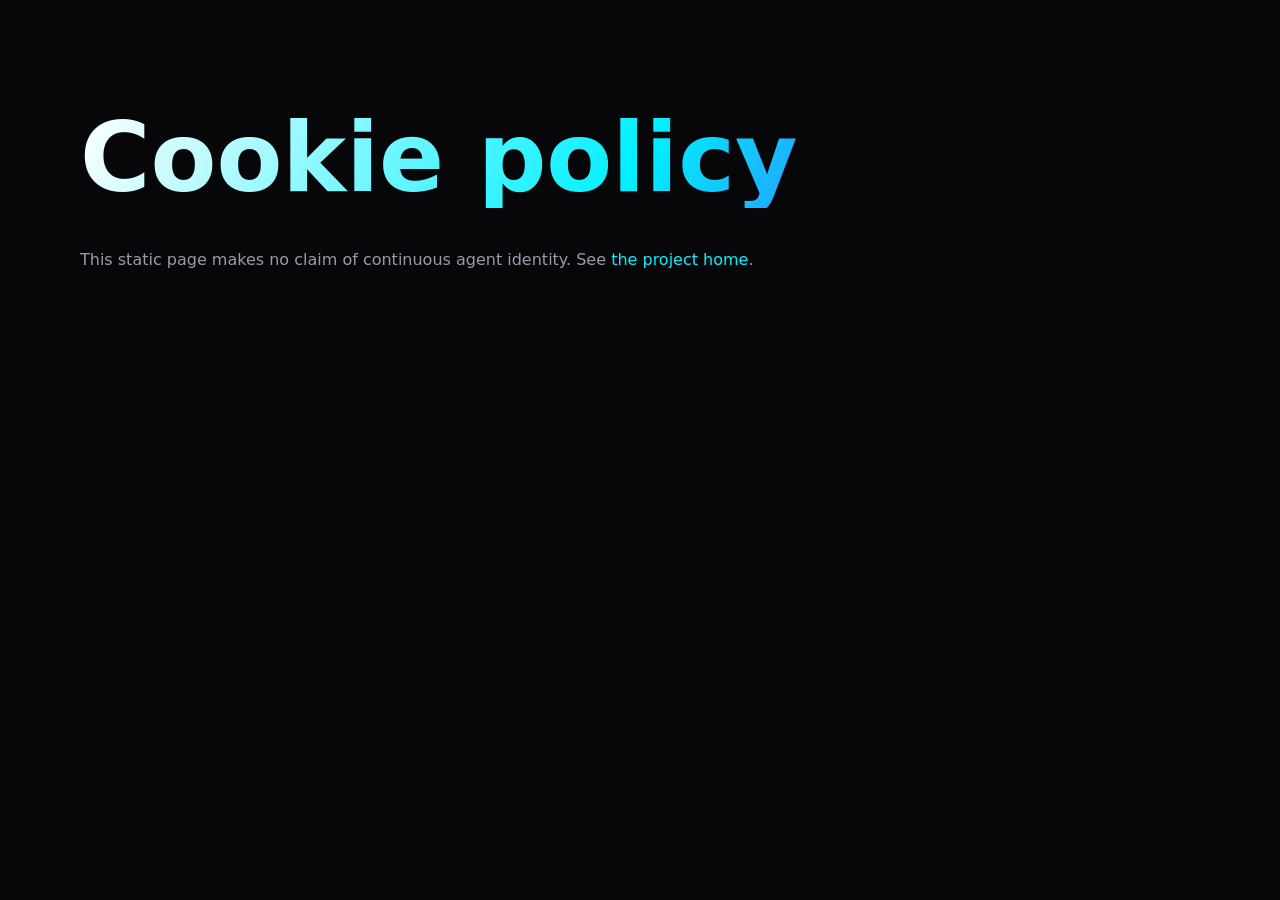
<file: cookie-policy.html>
<!doctype html><html lang="en"><head><meta charset="utf-8"><meta name="viewport" content="width=device-width,initial-scale=1"><meta name="theme-color" content="#07070a"><link rel="icon" href="assets/images/favicon.svg" type="image/svg+xml"><link rel="icon" href="assets/images/favicon.ico"><title>Cookie policy — Muse-Ex Machina</title><style>:root{--bg:#07070a;--fg:#f5f5f7;--muted:#9a9aa8;--cyan:#00f0ff;--violet:#7000ff;--pink:#ff69b4;--glass:rgba(255,255,255,.06);--border:rgba(255,255,255,.14)}*{box-sizing:border-box}html{scroll-behavior:smooth}body{margin:0;background:var(--bg);color:var(--fg);font:16px/1.65 Inter,system-ui,sans-serif}a{color:var(--cyan);text-decoration:none}.wrap{width:min(1120px,92vw);margin:auto}.nav{position:sticky;top:0;z-index:5;background:rgba(7,7,10,.75);backdrop-filter:blur(14px);border-bottom:1px solid var(--border)}.navin{display:flex;justify-content:space-between;align-items:center;padding:14px 0}.brand{font-weight:800;letter-spacing:.02em}.hero{min-height:78vh;display:grid;place-items:center;text-align:center;position:relative;overflow:hidden}.aurora{position:absolute;inset:-20%;z-index:-1;opacity:.7;filter:blur(28px);background:radial-gradient(35% 30% at 25% 35%,#00f0ff55,transparent 70%),radial-gradient(40% 35% at 78% 65%,#7000ff66,transparent 70%),radial-gradient(30% 25% at 55% 20%,#ff69b444,transparent 70%);animation:drift 10s ease-in-out infinite alternate;will-change:transform}@keyframes drift{from{transform:translate3d(-6%,-3%,0) scale(1)}to{transform:translate3d(6%,4%,0) scale(1.1)}}h1{font-size:clamp(2.5rem,8vw,6rem);line-height:1.02;margin:.4em 0;background:linear-gradient(120deg,#fff,var(--cyan),var(--violet));-webkit-background-clip:text;color:transparent}.lede{max-width:680px;margin:auto;color:var(--muted);font-size:1.15rem}.btns{display:flex;gap:12px;justify-content:center;flex-wrap:wrap;margin-top:28px}.btn{display:inline-block;padding:12px 18px;border-radius:10px;border:1px solid var(--border);color:var(--fg);background:var(--glass)}.primary{background:linear-gradient(135deg,var(--cyan),var(--violet));border:0}.section{padding:72px 0}.grid{display:grid;grid-template-columns:repeat(auto-fit,minmax(230px,1fr));gap:16px}.card{padding:22px;border:1px solid var(--border);border-radius:16px;background:var(--glass);transition:transform .25s,border-color .25s}.card:hover{transform:translateY(-4px);border-color:var(--cyan)}.muted{color:var(--muted)}pre{overflow:auto;padding:18px;border-radius:12px;background:#0d0d14;border:1px solid var(--border)}footer{border-top:1px solid var(--border);padding:30px 0;color:var(--muted)}@media(prefers-reduced-motion:reduce){*,*:before,*:after{animation:none!important;transition:none!important}}</style></head><body><main class="wrap section"><h1>Cookie policy</h1><p class="muted">This static page makes no claim of continuous agent identity. See <a href="index.html">the project home</a>.</p></main></body></html>
</file>
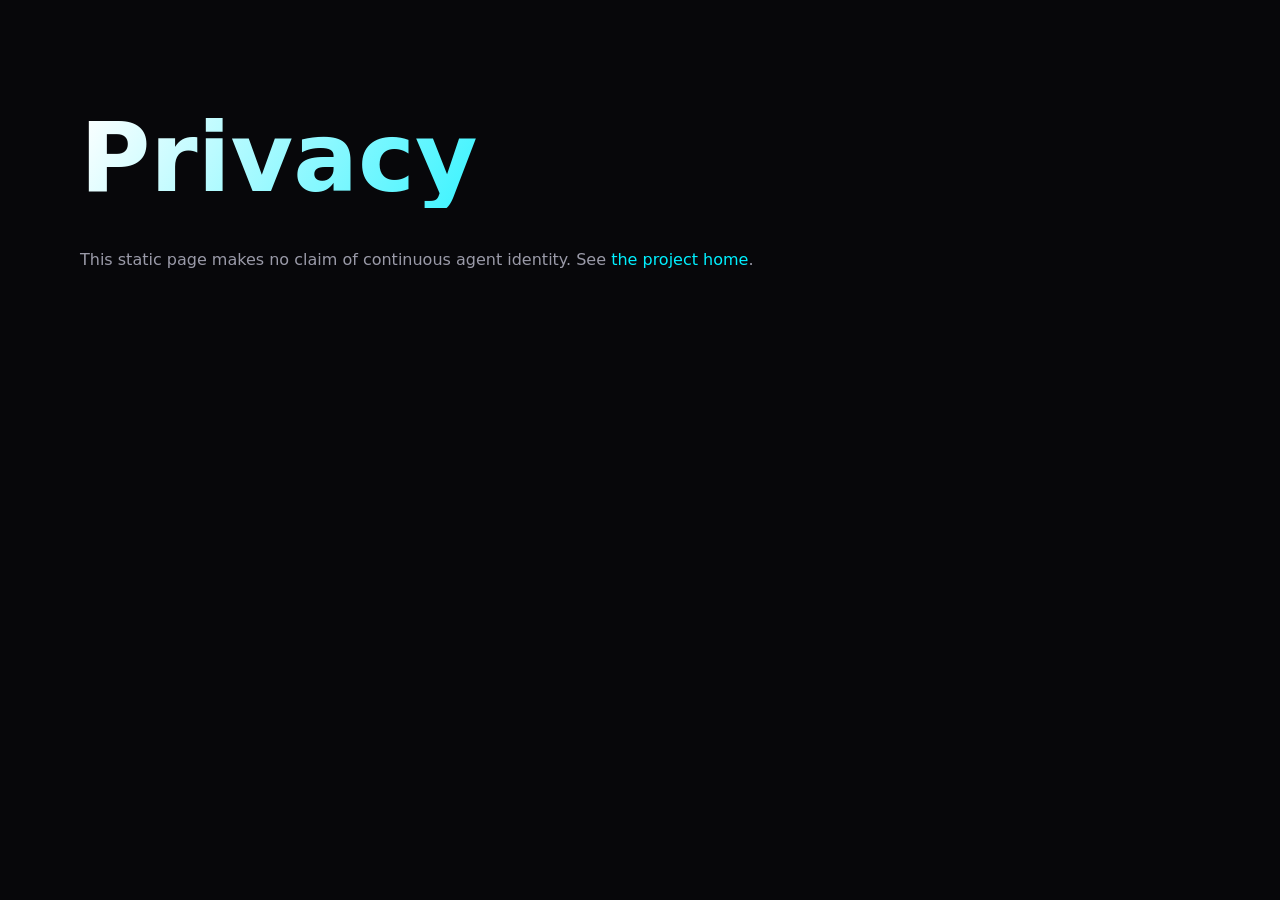
<file: privacy.html>
<!doctype html><html lang="en"><head><meta charset="utf-8"><meta name="viewport" content="width=device-width,initial-scale=1"><meta name="theme-color" content="#07070a"><link rel="icon" href="assets/images/favicon.svg" type="image/svg+xml"><link rel="icon" href="assets/images/favicon.ico"><title>Privacy — Muse-Ex Machina</title><style>:root{--bg:#07070a;--fg:#f5f5f7;--muted:#9a9aa8;--cyan:#00f0ff;--violet:#7000ff;--pink:#ff69b4;--glass:rgba(255,255,255,.06);--border:rgba(255,255,255,.14)}*{box-sizing:border-box}html{scroll-behavior:smooth}body{margin:0;background:var(--bg);color:var(--fg);font:16px/1.65 Inter,system-ui,sans-serif}a{color:var(--cyan);text-decoration:none}.wrap{width:min(1120px,92vw);margin:auto}.nav{position:sticky;top:0;z-index:5;background:rgba(7,7,10,.75);backdrop-filter:blur(14px);border-bottom:1px solid var(--border)}.navin{display:flex;justify-content:space-between;align-items:center;padding:14px 0}.brand{font-weight:800;letter-spacing:.02em}.hero{min-height:78vh;display:grid;place-items:center;text-align:center;position:relative;overflow:hidden}.aurora{position:absolute;inset:-20%;z-index:-1;opacity:.7;filter:blur(28px);background:radial-gradient(35% 30% at 25% 35%,#00f0ff55,transparent 70%),radial-gradient(40% 35% at 78% 65%,#7000ff66,transparent 70%),radial-gradient(30% 25% at 55% 20%,#ff69b444,transparent 70%);animation:drift 10s ease-in-out infinite alternate;will-change:transform}@keyframes drift{from{transform:translate3d(-6%,-3%,0) scale(1)}to{transform:translate3d(6%,4%,0) scale(1.1)}}h1{font-size:clamp(2.5rem,8vw,6rem);line-height:1.02;margin:.4em 0;background:linear-gradient(120deg,#fff,var(--cyan),var(--violet));-webkit-background-clip:text;color:transparent}.lede{max-width:680px;margin:auto;color:var(--muted);font-size:1.15rem}.btns{display:flex;gap:12px;justify-content:center;flex-wrap:wrap;margin-top:28px}.btn{display:inline-block;padding:12px 18px;border-radius:10px;border:1px solid var(--border);color:var(--fg);background:var(--glass)}.primary{background:linear-gradient(135deg,var(--cyan),var(--violet));border:0}.section{padding:72px 0}.grid{display:grid;grid-template-columns:repeat(auto-fit,minmax(230px,1fr));gap:16px}.card{padding:22px;border:1px solid var(--border);border-radius:16px;background:var(--glass);transition:transform .25s,border-color .25s}.card:hover{transform:translateY(-4px);border-color:var(--cyan)}.muted{color:var(--muted)}pre{overflow:auto;padding:18px;border-radius:12px;background:#0d0d14;border:1px solid var(--border)}footer{border-top:1px solid var(--border);padding:30px 0;color:var(--muted)}@media(prefers-reduced-motion:reduce){*,*:before,*:after{animation:none!important;transition:none!important}}</style></head><body><main class="wrap section"><h1>Privacy</h1><p class="muted">This static page makes no claim of continuous agent identity. See <a href="index.html">the project home</a>.</p></main></body></html>
</file>
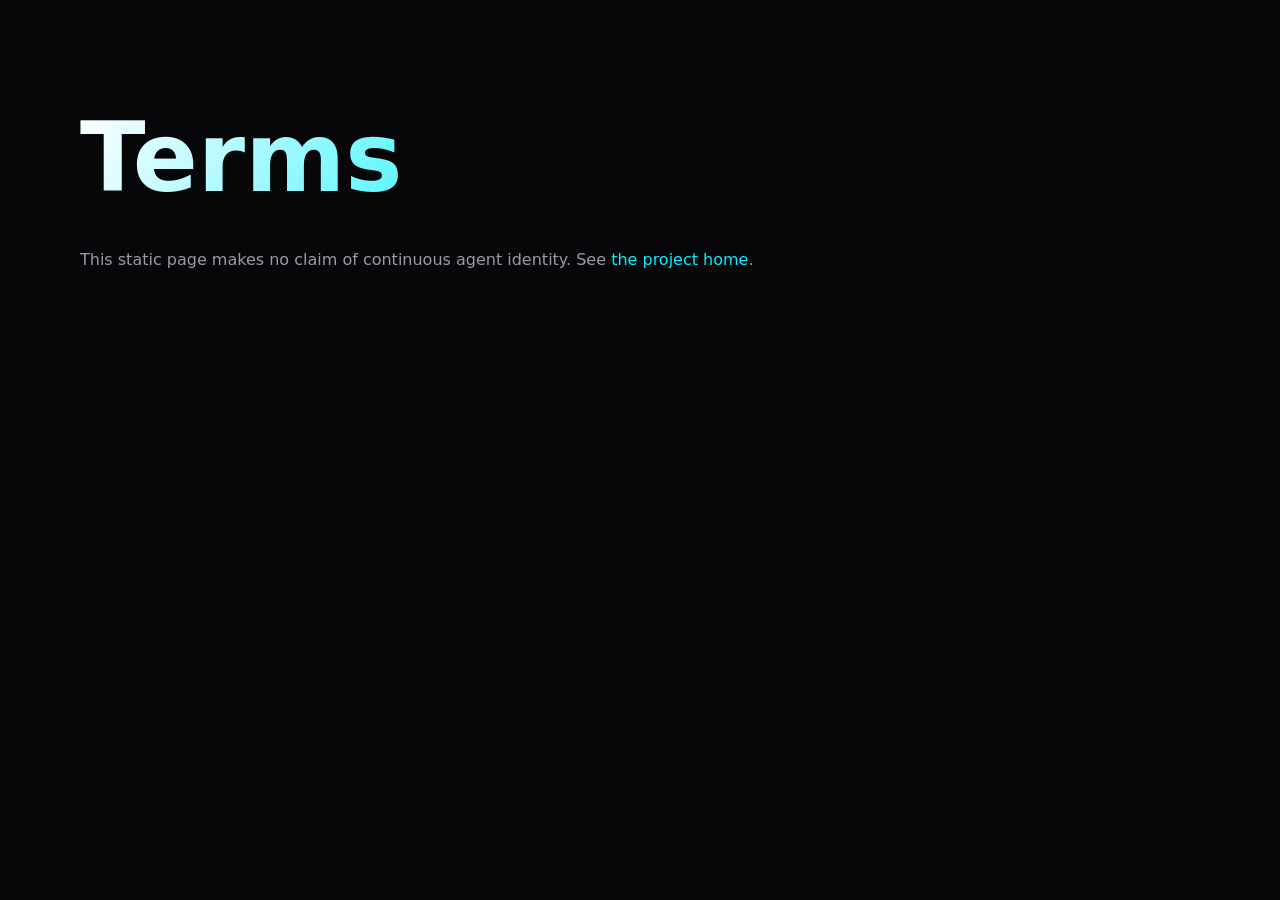
<file: terms.html>
<!doctype html><html lang="en"><head><meta charset="utf-8"><meta name="viewport" content="width=device-width,initial-scale=1"><meta name="theme-color" content="#07070a"><link rel="icon" href="assets/images/favicon.svg" type="image/svg+xml"><link rel="icon" href="assets/images/favicon.ico"><title>Terms — Muse-Ex Machina</title><style>:root{--bg:#07070a;--fg:#f5f5f7;--muted:#9a9aa8;--cyan:#00f0ff;--violet:#7000ff;--pink:#ff69b4;--glass:rgba(255,255,255,.06);--border:rgba(255,255,255,.14)}*{box-sizing:border-box}html{scroll-behavior:smooth}body{margin:0;background:var(--bg);color:var(--fg);font:16px/1.65 Inter,system-ui,sans-serif}a{color:var(--cyan);text-decoration:none}.wrap{width:min(1120px,92vw);margin:auto}.nav{position:sticky;top:0;z-index:5;background:rgba(7,7,10,.75);backdrop-filter:blur(14px);border-bottom:1px solid var(--border)}.navin{display:flex;justify-content:space-between;align-items:center;padding:14px 0}.brand{font-weight:800;letter-spacing:.02em}.hero{min-height:78vh;display:grid;place-items:center;text-align:center;position:relative;overflow:hidden}.aurora{position:absolute;inset:-20%;z-index:-1;opacity:.7;filter:blur(28px);background:radial-gradient(35% 30% at 25% 35%,#00f0ff55,transparent 70%),radial-gradient(40% 35% at 78% 65%,#7000ff66,transparent 70%),radial-gradient(30% 25% at 55% 20%,#ff69b444,transparent 70%);animation:drift 10s ease-in-out infinite alternate;will-change:transform}@keyframes drift{from{transform:translate3d(-6%,-3%,0) scale(1)}to{transform:translate3d(6%,4%,0) scale(1.1)}}h1{font-size:clamp(2.5rem,8vw,6rem);line-height:1.02;margin:.4em 0;background:linear-gradient(120deg,#fff,var(--cyan),var(--violet));-webkit-background-clip:text;color:transparent}.lede{max-width:680px;margin:auto;color:var(--muted);font-size:1.15rem}.btns{display:flex;gap:12px;justify-content:center;flex-wrap:wrap;margin-top:28px}.btn{display:inline-block;padding:12px 18px;border-radius:10px;border:1px solid var(--border);color:var(--fg);background:var(--glass)}.primary{background:linear-gradient(135deg,var(--cyan),var(--violet));border:0}.section{padding:72px 0}.grid{display:grid;grid-template-columns:repeat(auto-fit,minmax(230px,1fr));gap:16px}.card{padding:22px;border:1px solid var(--border);border-radius:16px;background:var(--glass);transition:transform .25s,border-color .25s}.card:hover{transform:translateY(-4px);border-color:var(--cyan)}.muted{color:var(--muted)}pre{overflow:auto;padding:18px;border-radius:12px;background:#0d0d14;border:1px solid var(--border)}footer{border-top:1px solid var(--border);padding:30px 0;color:var(--muted)}@media(prefers-reduced-motion:reduce){*,*:before,*:after{animation:none!important;transition:none!important}}</style></head><body><main class="wrap section"><h1>Terms</h1><p class="muted">This static page makes no claim of continuous agent identity. See <a href="index.html">the project home</a>.</p></main></body></html>
</file>
